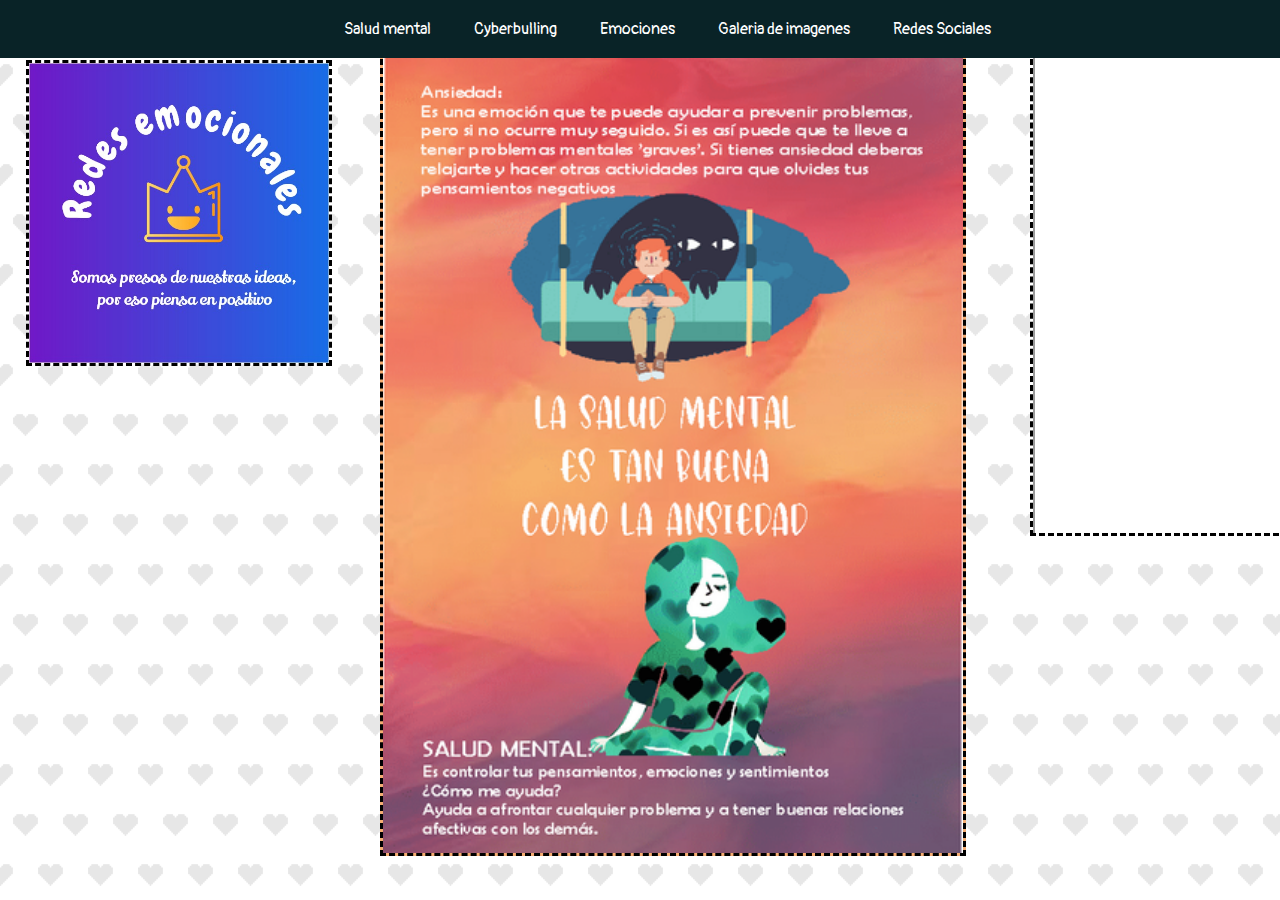
<file: index.html>
<!DOCTYPE html>
<!--[if lt IE 7]>      <html class="no-js lt-ie9 lt-ie8 lt-ie7"> <![endif]-->
<!--[if IE 7]>         <html class="no-js lt-ie9 lt-ie8"> <![endif]-->
<!--[if IE 8]>         <html class="no-js lt-ie9"> <![endif]-->
<!--[if gt IE 8]><!--> <html class="no-js"> <!--<![endif]-->
    <head>
        <meta charset="utf-8">
        <meta http-equiv="X-UA-Compatible" content="IE=edge">
        <title>Redes Emocionales</title>
        <meta name="description" content="Pagina web para ayudar a personas con ansiedad y depresion">
        <meta name="viewport" content="width=device-width, user-scalable=no, initial-scale=1.0, maximun-scale=1.0, minimun-scale=1.0">
        <link rel="stylesheet" href="Normalize.css">
        <link href="https://fonts.googleapis.com/css2?family=Pangolin&display=swap" rel="stylesheet">
        <link rel="stylesheet" href="mentesanavidasana.css">
		<link rel="icon" type="image/ico" href="favicon.ico"/>
    </head>
    <body>
           <img class="logo" src="Logingo.jpeg" width="300">
        <div class="cuadradolista5">
         <img class="imagen1"src="AFICHE SESIÓN 2.png" width="580">
        </div>
        <div class="cuadradolista6">
         <iframe src="https://scratch.mit.edu/projects/409466997/embed" allowtransparency="true" width="640" height="480" frameborder="3" scrolling="true" allowfullscreen></iframe>
        </div>
        <div class="cuadradolista7">
        <img src="SALUD MENTAL- 2-1.png" width="700">
        </div>
        <ol class="menu">
          <li><a href="index.html">Salud mental</a></li>
          <li><a href="seccion2.html">Cyberbulling</a></li>
          <li><a href="seccion3.html">Emociones</a></li>
          <li><a href="seccion4.html">Galeria de imagenes</a></li>
          <li><a href="seccion5.html">Redes Sociales</a></li>
        </ol>
    </div>  
    </body>
</html
</file>
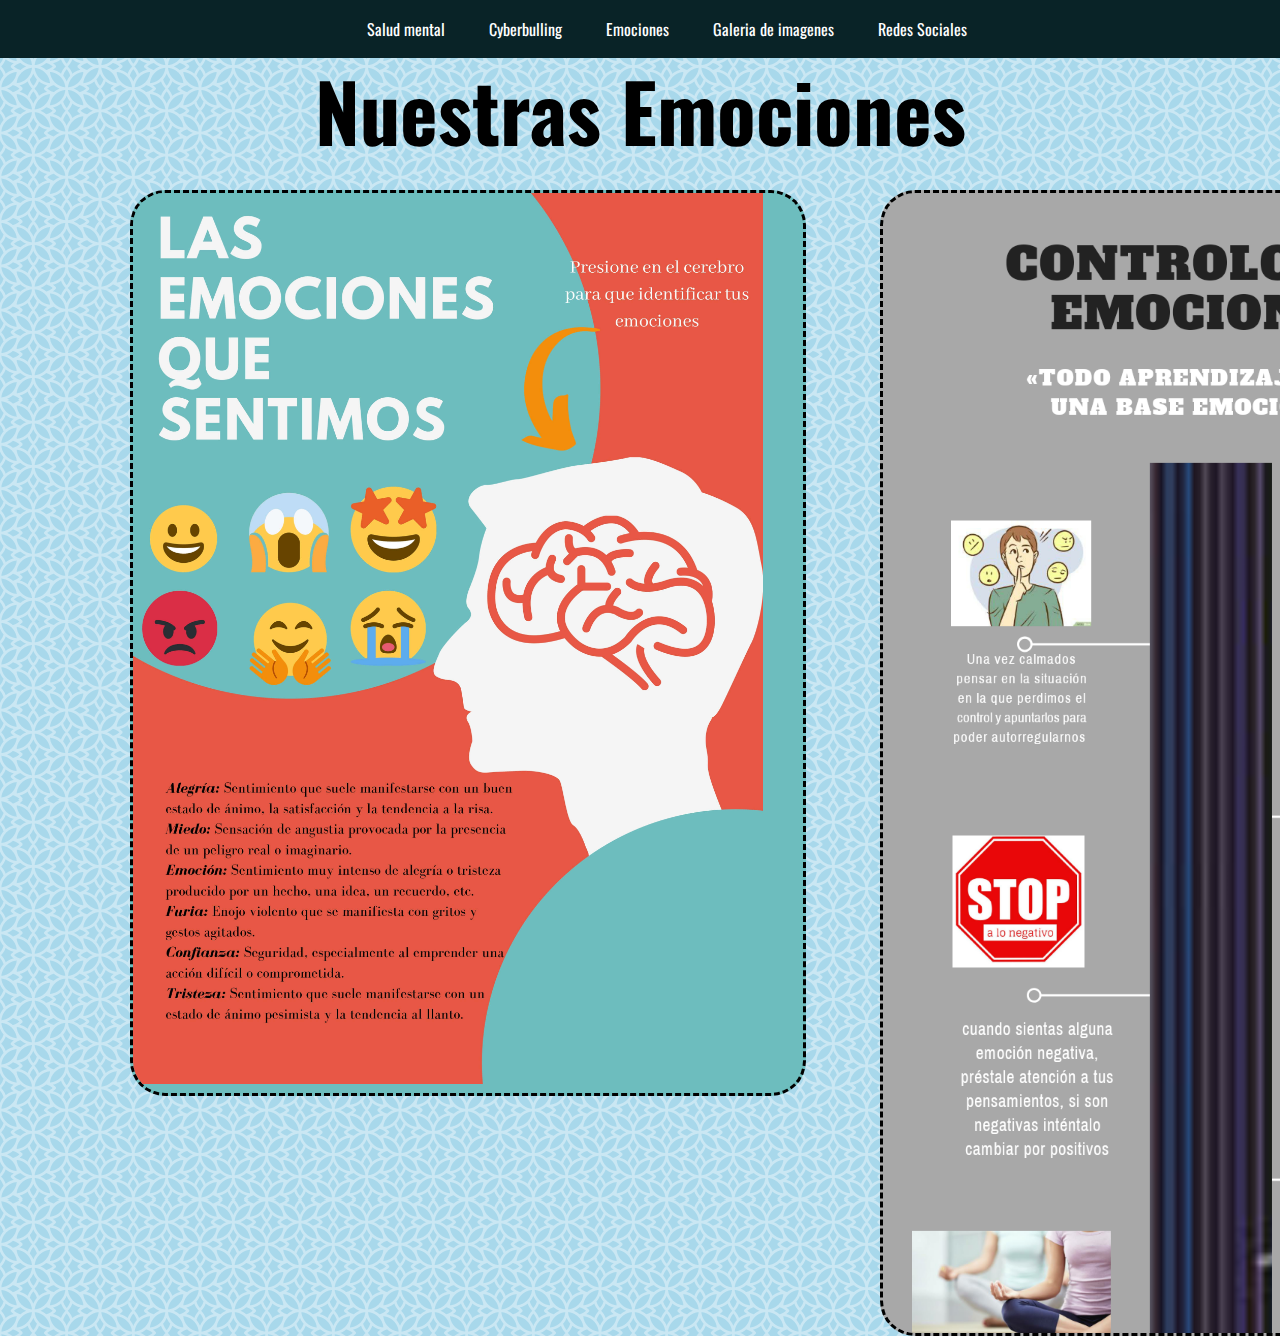
<file: seccion3.html>
<!DOCTYPE html>
<!--[if lt IE 7]>      <html class="no-js lt-ie9 lt-ie8 lt-ie7"> <![endif]-->
<!--[if IE 7]>         <html class="no-js lt-ie9 lt-ie8"> <![endif]-->
<!--[if IE 8]>         <html class="no-js lt-ie9"> <![endif]-->
<!--[if gt IE 8]><!--> <html class="no-js"> <!--<![endif]-->
    <head>
        <meta charset="utf-8">
        <meta http-equiv="X-UA-Compatible" content="IE=edge">
        <title>Redes Emocionales</title>
        <meta name="description" content="">
        <meta name="viewport" content="width=device-width, user-scalable=no, initial-scale=1.0, maximun-scale=1.0, minimun-scale=1.0">
         <link rel="stylesheet" href="Normalize.css">
       <link href="https://fonts.googleapis.com/css2?family=Oswald&display=swap" rel="stylesheet">
        <link rel="stylesheet" href="seccion3.css">
        <link rel="icon" type="image/ico" href="favicon.ico"/>
    </head>
    <body>
        <h1>Nuestras Emociones</h1>
        <ol class="menu">
            <li><a href="index.html">Salud mental</a></li>
            <li><a href="seccion2.html">Cyberbulling</a></li>
            <li><a href="seccion3.html">Emociones</a></li>
            <li><a href="seccion4.html">Galeria de imagenes</a></li>
            <li><a href="seccion5.html">Redes Sociales</a></li>
          </ol>
          <div class="cajaemociones1">
              <img src="Mariana.png" width="600">
          </div>
          <div class="cajaemociones2">
              <img src="MicrosoftTeams-image (2).png" width="475">
          </div>
          <div class="cajaemociones3">
              <img src="Emociones_page-0001.jpg" width="630">
          </div>
    </body>
</html>
</file>
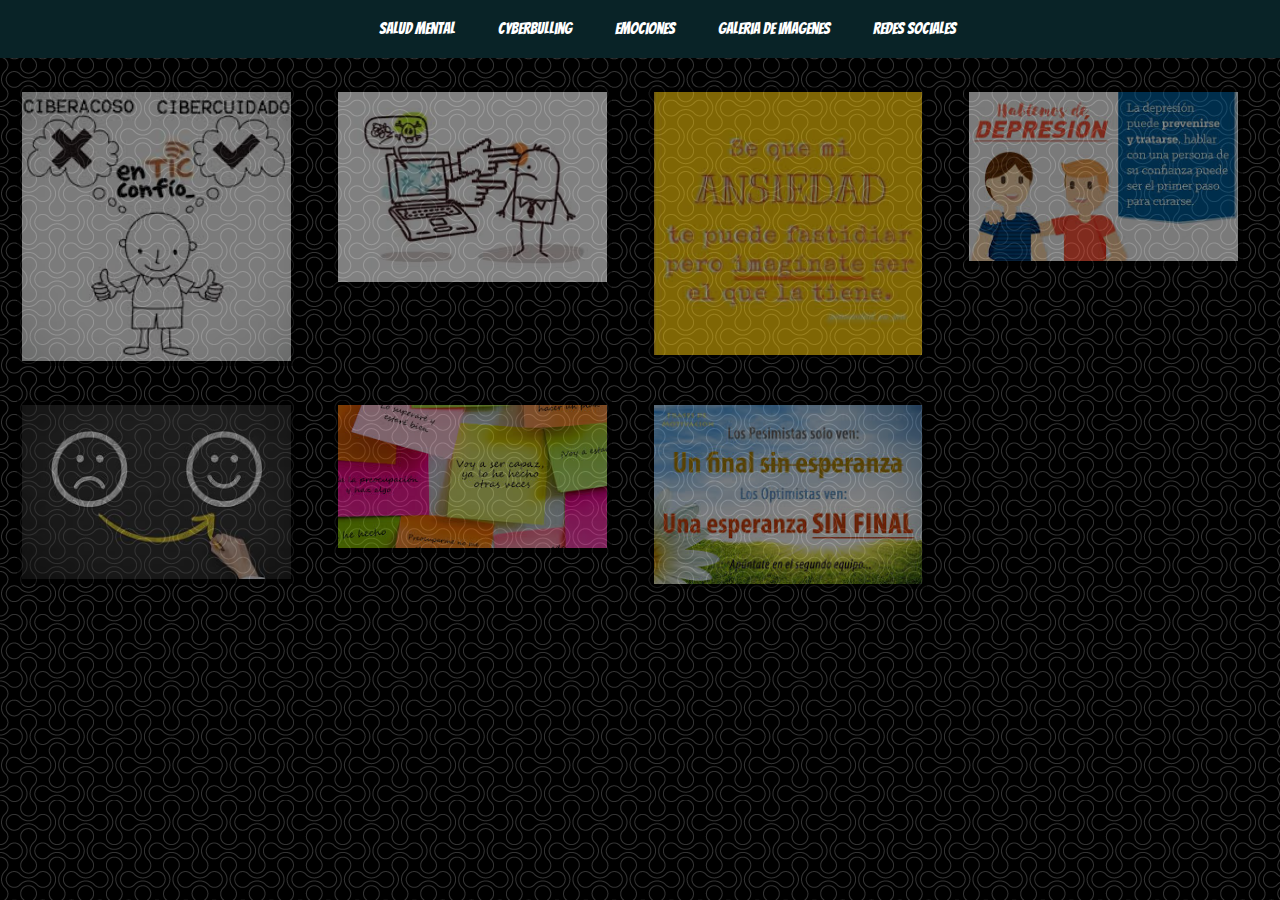
<file: seccion4.html>
<!DOCTYPE html>
<!--[if lt IE 7]>      <html class="no-js lt-ie9 lt-ie8 lt-ie7"> <![endif]-->
<!--[if IE 7]>         <html class="no-js lt-ie9 lt-ie8"> <![endif]-->
<!--[if IE 8]>         <html class="no-js lt-ie9"> <![endif]-->
<!--[if gt IE 8]><!--> <html class="no-js"> <!--<![endif]-->
    <head>
        <meta charset="utf-8">
        <meta http-equiv="X-UA-Compatible" content="IE=edge">
        <title>Redes Emocionales</title>
        <meta name="description" content="">
        <meta name="viewport" content="width=device-width, user-scalable=no, initial-scale=1.0, maximun-scale=1.0, minimun-scale=1.0">
        <link rel="stylesheet" href="seccion4.css">
        <link rel="stylesheet" href="Normalize.css">
        <link href="https://fonts.googleapis.com/css2?family=Bangers&display=swap" rel="stylesheet">
        <link rel="icon" type="image/ico" href="favicon.ico"/>
    </head>
    <body>
        <ol class="menu">
            <li><a href="index.html">Salud mental</a></li>
            <li><a href="seccion2.html">Cyberbulling</a></li>
            <li><a href="seccion3.html">Emociones</a></li>
            <li><a href="seccion4.html">Galeria de imagenes</a></li>
            <li><a href="seccion5.html">Redes Sociales</a></li>
          </ol>
       <div class="galeria">
           <img src="1 (1).jpg" alt="">
           <img src="1 (2).jpg" alt="">
           <img src="1 (3).jpg" alt="">
           <img src="1 (4).jpg" alt="">
           <img src="1 (5).jpg" alt="">
           <img src="1 (6).jpg" alt="">
           <img src="1 (7).jpg" alt="">
       </div>
    </body>
</html>
</file>
<file: mentesanavidasana.css>
* {
    font-family: Pangolin;
    align-items: center;
}
body {
    background-image: url(pixel-heart.png);
    width: 100%;
}
.logo{
    position: relative;
    top: 60px;
    left: 2%;
    border:  black dashed;
}
th, td {
    padding: 15px;
  }
.wrappper {
    width: 90%;
    margin: auto;
}  
.cuadradolista5 {
    width: 580px;
    height: 800px ;
    position: absolute;
    top: 20px;
    left: 350px;
    background: #f5ad72;
    border: black dashed;
    overflow: hidden;
    margin: 30px 30px;
}
.cuadradolista5 p:hover {
    color: #3D52D5;
}
.cuadradolista5 p {
    position: relative;
    bottom: 40px;
}
.cuadradolista6 {
    width: 630px;
    height: 480px ;
    position: absolute;
    top: 20px;
    left: 1000px;
    background: #ffffff;
    border: black dashed;
    overflow: hidden;
    margin: 30px 30px;
}
.cuadradolista6 p:hover {
    color: #141B41;
}
.cuadradolista6 p {
    position: relative;
    bottom: 40px;
}
.cuadradolista7 {
    width: 700px;
    height: 535px ;
    position: absolute;
    top: 25px;
    left: 1700px;
    background: #ffffff;
    border: black dashed;
    overflow: hidden;
    margin: 30px 30px;
}
.menu {
    list-style: none;
    background: #092327;
    width: 98%;
    margin: 18px auto;
    position: absolute;
    top: -18px;
    text-align: center;
}
.menu li {
    display: inline-block;
    text-align: center;
}
.menu li a {
    color: #fff;
    text-decoration: none;
    display: block;
    padding: 20px;
    text-align: center;
}
.menu li a:hover{
    background: #ef8354
}
.menu {
    position: fixed;
}
body {
    align-items: center;
}
</file>
<file: seccion3.css>
* {
    font-family: Oswald;
    align-items: center;
}
body {
    background-image: url(bush.png);
}
.menu {
    list-style: none;
    background: #092327;
    width: 98%;
    margin: 18px auto;
    position: absolute;
    top: -18px;
    text-align: center;
    z-index: 3;
}
.menu li {
    display: inline-block;
    text-align: center;
}
.menu li a {
    color: #fff;
    text-decoration: none;
    display: block;
    padding: 20px;
    text-align: center;
}
.menu li a:hover{
    background: #ef8354
}
.menu {
    position: fixed;
}
h1 {
    text-align: center;
    position: relative;
    bottom:20px;
    top: 10px;
    font-size: 500%;
}
.cajaemociones1 {
    min-width: 620px;
    max-width: 630px;
    height: 1100px ;
    position: absolute;
    top: 160px;
    left: 850px;
    background: #a8a8a8;
    padding-top: 20px;
    padding-right: 20px;
    padding-bottom: 20px;
    padding-left: 20px;
    border-radius: 30px 30px 30px 30px ;
    border-radius: 35px 35px 35px 35px ;
    border: black dashed;
    overflow: hidden;
    margin: 30px 30px;
}
.cajaemociones2 {
    min-width: 450px;
    max-width: 460px;
    height: 456px ;
    position: absolute;
    left: 1600px;
    top: 160px;
    z-index: 1;
    background-color: #fed9d1;
    border-radius: 35px 35px 35px 35px ;
    border: black dashed;
    overflow: hidden;
    margin: 30px 30px;
}
.cajaemociones3 {
    min-width: 670px;
    max-width: 685px;
    height: 900px ;
    position: absolute;
    left: 100px;
    top: 160px;
    z-index: 1;
    background-color: #6dbdbe;
    border-radius: 35px 35px 35px 35px ;
    border: black dashed;
    overflow: hidden;
    margin: 30px 30px;
}
</file>
<file: seccion4.css>
* {
    font-family: Bangers;
    align-items: center;
}
body {
    background-image: url(double-bubble-dark.png);
}
.galeria {
    width: 100%;
    position: absolute;
    top: 70px;
}
.galeria img {
    vertical-align: top;
    width: 21%;
    margin:17px ;
    border:5px solid #000000;
    opacity: 0.5;
}
.galeria img:hover {
   border: 5px solid #fff;
   opacity: 1;
}
.menu {
    list-style: none;
    background: #092327;
    width: 98%;
    margin: 18px auto;
    position: absolute;
    top: -18px;
    text-align: center;
}
.menu li {
    display: inline-block;
    text-align: center;
}
.menu li a {
    color: #fff;
    text-decoration: none;
    display: block;
    padding: 20px;
    text-align: center;
}
.menu li a:hover{
    background: #ef8354
}
.menu {
    position: fixed;
}
</file>
